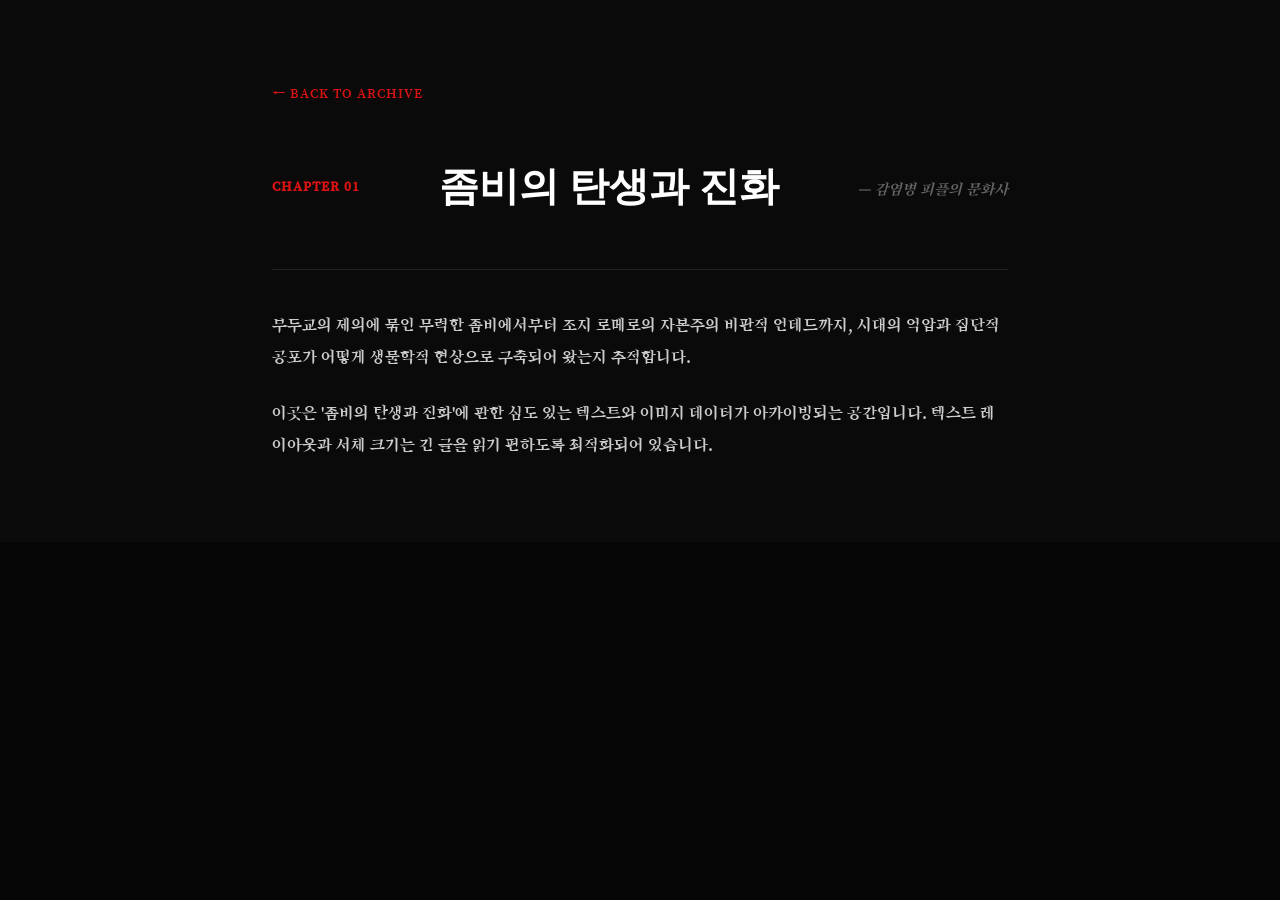
<file: chapter1.html>
<!DOCTYPE html>
<html lang="ko">
<head>
    <meta charset="UTF-8">
    <meta name="viewport" content="width=device-width, initial-scale=1.0">
    <title>Chapter 01. 좀비의 탄생과 진화</title>
    <link rel="stylesheet" href="style.css">
    <style>
        body {
            background-color: #0a0a0a;
            color: #ccc;
        }
        .detail-container {
            max-width: 800px;
            margin: 80px auto;
            padding: 0 2rem;
        }
        .back-btn {
            display: inline-block;
            color: var(--accent-red, #ff0000);
            text-decoration: none;
            font-size: 0.9rem;
            margin-bottom: 40px;
            letter-spacing: 1px;
            transition: transform 0.2s ease;
        }
        .back-btn:hover {
            transform: translateX(-5px);
        }
        .chapter-header h1 {
            font-size: 2.5rem;
            color: #fff;
            margin: 10px 0;
            font-family: serif;
        }
        .content-body {
            line-height: 1.9;
            font-size: 1.05rem;
            margin-top: 40px;
        }
        .content-body p {
            margin-bottom: 24px;
        }
    </style>
</head>
<body>

    <div class="detail-container">
        <a href="index.html" class="back-btn">← BACK TO ARCHIVE</a>

        <header class="chapter-header">
            <span style="color: var(--accent-red, #ff0000); font-size: 0.85rem; letter-spacing: 1px; font-weight: bold;">CHAPTER 01</span>
            <h1>좀비의 탄생과 진화</h1>
            <p style="color: #666; font-style: italic; margin-top: 5px;">— 감염병 피플의 문화사</p>
        </header>

        <hr style="border: 0; border-top: 1px solid #222; margin: 40px 0;">

        <article class="content-body">
            <p>부두교의 제의에 묶인 무력한 좀비에서부터 조지 로메로의 자본주의 비판적 언데드까지, 시대의 억압과 집단적 공포가 어떻게 생물학적 현상으로 구축되어 왔는지 추적합니다.</p>
            <p>이곳은 '좀비의 탄생과 진화'에 관한 심도 있는 텍스트와 이미지 데이터가 아카이빙되는 공간입니다. 텍스트 레이아웃과 서체 크기는 긴 글을 읽기 편하도록 최적화되어 있습니다.</p>
        </article>
    </div>

</body>
</html>
</file>
<file: style.css>
@import url('https://fonts.googleapis.com/css2?family=Song+Myung&family=Nanum+Myeongjo:wght@400;700;800&family=Courier+Prime:ital,wght@0,400;0,700;1,400;1,700&display=swap');

:root {
  --bg-primary: #050505;
  --bg-secondary: #0e0e0e;
  --bg-tertiary: #161616;
  --text-primary: #ece8de;
  --text-secondary: #a8a49c;
  --text-muted: #5e5a52;
  --accent-red: #da1212;
  --accent-red-glow: rgba(218, 18, 18, 0.45);
  --accent-red-dark: #4d0707;
  --border-color: #2b2b2b;
  --border-color-active: #da1212;
  
  --font-serif: 'Song Myung', 'Nanum Myeongjo', serif;
  --font-sans: 'Apple SD Gothic Neo', 'Malgun Gothic', sans-serif;
  --font-mono: 'Courier Prime', 'Courier New', monospace;
  
  --scanline-color: rgba(218, 18, 18, 0.03);
}

/* Route Specific CSS Overrides (Triggered by choices) */
html[data-route="survival"] {
  --accent-red: #d11a1a;
  --accent-red-glow: rgba(209, 26, 26, 0.35);
  --border-color: #3d3d3d;
  background-color: #070707;
}

html[data-route="liberation"] {
  --accent-red: #ff0000;
  --accent-red-glow: rgba(255, 0, 0, 0.6);
  --bg-primary: #030303;
  text-shadow: 0 0 1px rgba(255, 255, 255, 0.1);
}

/* Reset & Scrollbar */
* {
  margin: 0;
  padding: 0;
  box-sizing: border-box;
}

html, body {
    width: 100%;
    background-color: var(--bg-primary);
    color: var(--text-primary);
    font-family: var(--font-serif);
    line-height: 1.6;
    overflow-x: hidden;
    scrollbar-width: thin;
    scrollbar-color: var(--accent-red) var(--bg-secondary);
    transition: background-color 1s ease;
}

/* Custom Scrollbar */
::-webkit-scrollbar {
  width: 6px;
}
::-webkit-scrollbar-track {
  background: var(--bg-primary);
}
::-webkit-scrollbar-thumb {
  background: var(--border-color);
  border-radius: 3px;
}
::-webkit-scrollbar-thumb:hover {
  background: var(--accent-red);
}

/* Canvas Overlay for Blood Trail */
#blood-canvas {
  position: fixed;
  top: 0;
  left: 0;
  width: 100vw;
  height: 100vh;
  z-index: 9999;
  pointer-events: none;
}

/* Background Virus Container */
#virus-container {
  position: fixed;
  top: 0;
  left: 0;
  width: 100%;
  height: 100%;
  z-index: 1;
  pointer-events: none;
  overflow: hidden;
}

.evading-virus {
  position: absolute;
  width: 80px;
  height: 80px;
  opacity: 0.12;
  transition: opacity 0.5s ease;
  will-change: transform;
}

.evading-virus:hover {
  opacity: 0.4;
}

/* Main Container Hidden during Entry Gate */
#main-archive {
  position: relative;
  z-index: 10;
  opacity: 0;
  visibility: hidden;
  transition: opacity 1.5s cubic-bezier(0.25, 1, 0.5, 1), visibility 1.5s;
  max-width: 1400px;
  margin: 0 auto;
  padding: 0 2rem;
}

#main-archive.active {
  opacity: 1;
  visibility: visible;
}

/* Global Grid Lines (Background decoration) */
.decor-grid {
  position: fixed;
  top: 0;
  left: 0;
  width: 100%;
  height: 100%;
  display: grid;
  grid-template-columns: repeat(4, 1fr);
  pointer-events: none;
  z-index: 2;
  opacity: 0.25;
}
.decor-line {
  border-right: 1px dashed rgba(94, 90, 82, 0.15);
  height: 100%;
}
.decor-line:last-child {
  border-right: none;
}

/* CRT SCANLINE & TERMINAL SCREEN OVERLAY */
.terminal-overlay {
  position: fixed;
  top: 0;
  left: 0;
  width: 100vw;
  height: 100vh;
  background-color: #020202;
  color: var(--text-primary);
  font-family: var(--font-mono);
  z-index: 10000;
  display: flex;
  justify-content: center;
  align-items: center;
  padding: 2rem;
  overflow: hidden;
  transition: transform 1.2s cubic-bezier(0.85, 0, 0.15, 1), opacity 1s ease;
}

.terminal-overlay.fade-out {
  transform: translateY(-100%);
  opacity: 0;
  pointer-events: none;
}

.crt-scanlines {
  position: absolute;
  top: 0;
  left: 0;
  width: 100%;
  height: 100%;
  background: linear-gradient(rgba(18, 16, 16, 0) 50%, rgba(0, 0, 0, 0.35) 50%);
  background-size: 100% 4px;
  z-index: 10;
  pointer-events: none;
  animation: scroll-scanline 20s linear infinite;
}

.crt-flicker {
  position: absolute;
  top: 0;
  left: 0;
  width: 100%;
  height: 100%;
  background: rgba(218, 18, 18, 0.015);
  opacity: 0.8;
  z-index: 9;
  pointer-events: none;
  animation: crt-flicker-anim 0.15s infinite;
}

.terminal-container {
  width: 100%;
  max-width: 700px;
  border: 1px solid var(--border-color);
  background-color: #050505;
  padding: 2.5rem;
  box-shadow: 0 0 40px rgba(0, 0, 0, 0.8), 0 0 10px rgba(218, 18, 18, 0.1);
  position: relative;
  z-index: 11;
}

.terminal-header {
  display: flex;
  justify-content: space-between;
  border-bottom: 1px solid var(--border-color);
  padding-bottom: 0.8rem;
  margin-bottom: 1.5rem;
  font-size: 0.75rem;
  color: var(--accent-red);
  letter-spacing: 2px;
}

.terminal-content {
  min-height: 250px;
  display: flex;
  flex-direction: column;
  justify-content: center;
}

.terminal-text {
  font-size: 0.95rem;
  margin-bottom: 2rem;
  min-height: 80px;
  line-height: 1.8;
  color: var(--text-primary);
}

.terminal-choices {
  display: flex;
  flex-direction: column;
  gap: 0.8rem;
}

.choice-btn {
  background: none;
  border: 1px solid var(--border-color);
  color: var(--text-secondary);
  font-family: var(--font-serif);
  padding: 1rem 1.5rem;
  text-align: left;
  cursor: pointer;
  font-size: 1rem;
  transition: all 0.3s cubic-bezier(0.16, 1, 0.3, 1);
  position: relative;
  overflow: hidden;
}

.choice-btn:hover {
  border-color: var(--accent-red);
  color: var(--accent-red);
  background: rgba(218, 18, 18, 0.05);
  padding-left: 2rem;
}

.choice-btn::before {
  content: '>';
  position: absolute;
  left: 0.8rem;
  opacity: 0;
  transition: all 0.3s;
}

.choice-btn:hover::before {
  opacity: 1;
  left: 1.2rem;
}

/* System Boot Screen styling */
.booting-screen {
  text-align: center;
  padding: 2rem;
}

.boot-progress-bar {
  width: 100%;
  height: 2px;
  background-color: var(--border-color);
  margin-top: 1.5rem;
  position: relative;
  overflow: hidden;
}

.boot-progress-fill {
  position: absolute;
  top: 0;
  left: 0;
  height: 100%;
  width: 0;
  background-color: var(--accent-red);
  box-shadow: 0 0 8px var(--accent-red);
}

/* NAV SECTION */
.nav-header {
  display: flex;
  justify-content: space-between;
  align-items: center;
  padding: 2.5rem 0;
  border-bottom: 1px solid rgba(236, 232, 222, 0.08);
  font-family: var(--font-mono);
  font-size: 0.8rem;
  letter-spacing: 2px;
}

.nav-logo {
  color: var(--accent-red);
  font-weight: medium;
}

.nav-links {
  display: flex;
  list-style: none;
  gap: 2.5rem;
}

.nav-links a {
  color: var(--text-secondary);
  text-decoration: none;
  transition: color 0.3s;
}

.nav-links a:hover, .nav-links li.active a {
  color: var(--accent-red);
}

/* HERO SECTION */
.hero-container {
  padding: 8rem 0 6rem 0;
  display: grid;
  grid-template-columns: 2fr 1fr;
  gap: 4rem;
  align-items: start;
  border-bottom: 1px solid rgba(236, 232, 222, 0.08);
}

.hero-titles {
  display: flex;
  flex-direction: column;
}

.hero-meta {
  font-size: 0.8rem;
  color: var(--accent-red);
  font-family: var(--font-mono);
  margin-bottom: 1.5rem;
  letter-spacing: 4px;
}

.hero-title-main {
  font-size: clamp(4.5rem, 9vw, 9.5rem);
  font-weight: 750;
  line-height: 1.2;
  letter-spacing: 3px;
  font-family: var(--font-serif);
  position: relative;
  text-shadow: 2px 2px 0 var(--bg-primary), 4px 4px 0 rgba(0,0,0,0.8);
}

.hero-title-sub {
  font-size: clamp(3.5rem, 7vw, 7.5rem);
  font-weight: 800;
  line-height: 0.95;
  color: var(--accent-red);
  font-family: var(--font-serif);
  letter-spacing: -2px;
  margin-top: 0.5rem;
  animation: glitch-text 5s infinite;
}

.hero-slogan {
  margin-top: 3rem;
  font-size: clamp(1.2rem, 2.5vw, 1.8rem);
  line-height: 1.4;
  color: var(--text-primary);
  max-width: 50rem;
  font-weight: 400;
  border-left: 3px solid var(--accent-red);
  padding-left: 1.5rem;
}

.hero-details {
  margin-top: 4.5rem;
  font-family: var(--font-mono);
  color: var(--text-muted);
  font-size: 0.8rem;
  display: flex;
  gap: 3rem;
}

.hero-detail-item span {
  display: block;
  color: var(--text-secondary);
  font-size: 1rem;
  margin-top: 0.3rem;
  font-family: var(--font-serif);
}

.hero-description-block {
  padding-top: 2rem;
  display: flex;
  flex-direction: column;
  justify-content: space-between;
  height: 100%;
}

.hero-description-text {
  color: var(--text-secondary);
  font-size: 1.05rem;
  line-height: 1.9;
  text-align: justify;
}

.scroll-indicator {
  align-self: flex-end;
  font-family: var(--font-mono);
  font-size: 0.75rem;
  color: var(--accent-red);
  letter-spacing: 4px;
  display: flex;
  align-items: center;
  gap: 1rem;
  margin-top: 4rem;
  cursor: pointer;
}

.scroll-indicator::after {
  content: '';
  width: 50px;
  height: 1px;
  background-color: var(--accent-red);
  transition: width 0.3s;
}

.scroll-indicator:hover::after {
  width: 80px;
}

/* SECTION SPEC & QUOTE */
.quote-spec-container {
  padding: 7rem 0;
  display: grid;
  grid-template-columns: 1fr 1.2fr;
  gap: 6rem;
  border-bottom: 1px solid rgba(236, 232, 222, 0.08);
}

.quote-block {
  display: flex;
  flex-direction: column;
  justify-content: center;
  position: relative;
}

.quote-mark {
  font-size: 8rem;
  color: var(--accent-red-dark);
  font-family: var(--font-serif);
  position: absolute;
  top: -3rem;
  left: -2rem;
  z-index: -1;
  opacity: 0.3;
}

.quote-text {
  font-size: clamp(1.4rem, 2.8vw, 2.2rem);
  line-height: 1.6;
  font-family: var(--font-serif);
  color: var(--text-primary);
  font-weight: 700;
  word-break: keep-all;
}

.spec-grid {
  display: grid;
  grid-template-columns: repeat(3, 1fr);
  border: 1px solid var(--border-color);
}

.spec-card {
  padding: 3rem 1.5rem;
  text-align: center;
  border-right: 1px solid var(--border-color);
  display: flex;
  flex-direction: column;
  justify-content: center;
  background-color: var(--bg-secondary);
  transition: background-color 0.3s;
}

.spec-card:last-child {
  border-right: none;
}

.spec-card:hover {
  background-color: #121212;
}

.spec-value {
  font-size: clamp(3rem, 5vw, 4.5rem);
  font-family: var(--font-serif);
  font-weight: bold;
  color: var(--accent-red);
  line-height: 1;
  margin-bottom: 1rem;
}

.spec-label {
  font-size: 0.85rem;
  font-family: var(--font-sans);
  color: var(--text-secondary);
  letter-spacing: 2px;
}

/* DYNAMIC CONCEPT MAP SECTION */
.concept-section-container {
  padding: 7rem 0;
  border-bottom: 1px solid rgba(236, 232, 222, 0.08);
}

.section-label {
  font-family: var(--font-mono);
  font-size: 0.75rem;
  color: var(--accent-red);
  letter-spacing: 4px;
  margin-bottom: 1rem;
}

.section-title {
  font-size: 2.8rem;
  font-family: var(--font-serif);
  margin-bottom: 1.5rem;
  font-weight: 700;
}

.section-desc {
  font-family: var(--font-sans);
  color: var(--text-secondary);
  font-size: 0.95rem;
  max-width: 45rem;
  margin-bottom: 3.5rem;
}

.concept-map-layout {
  display: grid;
  grid-template-columns: 1.3fr 1fr;
  gap: 4rem;
  background-color: var(--bg-secondary);
  border: 1px solid var(--border-color);
  border-radius: 2px;
  overflow: hidden;
}

.concept-map-viewport {
  position: relative;
  height: 480px;
  background-color: #080808;
  overflow: hidden;
  border-right: 1px solid var(--border-color);
}

.concept-map-svg {
  position: absolute;
  top: 0;
  left: 0;
  width: 100%;
  height: 100%;
  z-index: 5;
}

.concept-link-line {
  stroke: var(--border-color);
  stroke-width: 1.5;
  stroke-dasharray: 4 4;
  transition: stroke 0.3s, stroke-width 0.3s;
}

.concept-link-line.active {
  stroke: var(--accent-red);
  stroke-width: 2.5;
  stroke-dasharray: none;
}

.concept-node {
  position: absolute;
  z-index: 10;
  transform: translate(-50%, -50%);
  cursor: pointer;
}

.concept-node-circle {
  width: 16px;
  height: 16px;
  background-color: var(--bg-primary);
  border: 2px solid var(--text-muted);
  border-radius: 50%;
  transition: all 0.3s cubic-bezier(0.175, 0.885, 0.32, 1.275);
  box-shadow: 0 0 0 0 rgba(218, 18, 18, 0);
}

.concept-node-label {
  position: absolute;
  top: 24px;
  left: 50%;
  transform: translateX(-50%);
  white-space: nowrap;
  font-family: var(--font-serif);
  font-size: 0.9rem;
  color: var(--text-secondary);
  background-color: rgba(5, 5, 5, 0.85);
  padding: 0.2rem 0.6rem;
  border: 1px solid transparent;
  transition: all 0.3s;
  pointer-events: none;
}

.concept-node:hover .concept-node-circle,
.concept-node.active .concept-node-circle {
  border-color: var(--accent-red);
  background-color: var(--accent-red);
  transform: scale(1.3);
  box-shadow: 0 0 10px var(--accent-red-glow);
}

.concept-node:hover .concept-node-label,
.concept-node.active .concept-node-label {
  color: var(--text-primary);
  border-color: var(--border-color);
  background-color: var(--bg-primary);
}

.concept-details-panel {
  padding: 3rem;
  display: flex;
  flex-direction: column;
  justify-content: center;
  background-color: #0b0b0b;
}

.concept-detail-header {
  font-family: var(--font-mono);
  font-size: 0.75rem;
  color: var(--accent-red);
  margin-bottom: 0.5rem;
  letter-spacing: 2px;
}

.concept-detail-title {
  font-size: 2.2rem;
  font-family: var(--font-serif);
  margin-bottom: 1.5rem;
  border-bottom: 1px solid var(--border-color);
  padding-bottom: 1rem;
}

.concept-detail-body {
  font-family: var(--font-sans);
  color: var(--text-secondary);
  font-size: 0.95rem;
  line-height: 1.95;
  min-height: 180px;
}

/* CHAPTER TABLE OF CONTENTS (Asymmetric Grid Layout) */
.chapters-section-container {
  padding: 7rem 0;
  border-bottom: 1px solid rgba(236, 232, 222, 0.08);
}

.chapters-grid {
  display: grid;
  grid-template-columns: repeat(2, 1fr);
  gap: 2.5rem;
  margin-top: 3.5rem;
}

.chapter-card {
  border: 1px solid var(--border-color);
  background-color: var(--bg-secondary);
  padding: 3rem;
  display: flex;
  flex-direction: column;
  justify-content: space-between;
  min-height: 320px;
  position: relative;
  overflow: hidden;
  transition: all 0.4s cubic-bezier(0.16, 1, 0.3, 1);
  cursor: pointer;
}

.chapter-card:hover {
  border-color: var(--accent-red);
  transform: translateY(-5px);
  box-shadow: 0 10px 30px rgba(0, 0, 0, 0.5), 0 0 15px rgba(218, 18, 18, 0.05);
}

.chapter-card::after {
  content: '';
  position: absolute;
  bottom: 0;
  left: 0;
  width: 100%;
  height: 2px;
  background-color: var(--accent-red);
  transform: scaleX(0);
  transform-origin: left;
  transition: transform 0.4s cubic-bezier(0.16, 1, 0.3, 1);
}

.chapter-card:hover::after {
  transform: scaleX(1);
}

.chapter-header {
  display: flex;
  justify-content: space-between;
  align-items: center;
}

.chapter-num {
  font-family: var(--font-mono);
  font-size: 1rem;
  color: var(--accent-red);
  font-weight: bold;
}

.chapter-stamp {
  font-family: var(--font-mono);
  font-size: 0.65rem;
  color: var(--text-muted);
  border: 1px solid var(--border-color);
  padding: 0.2rem 0.6rem;
  letter-spacing: 1px;
}

.chapter-card:hover .chapter-stamp {
  color: var(--accent-red);
  border-color: var(--accent-red);
}

.chapter-title {
  font-size: 1.6rem;
  font-family: var(--font-serif);
  margin: 2rem 0 1rem 0;
  font-weight: 700;
  transition: color 0.3s;
}

.chapter-card:hover .chapter-title {
  color: var(--text-primary);
}

.chapter-desc {
  font-family: var(--font-sans);
  color: var(--text-secondary);
  font-size: 0.88rem;
  line-height: 1.8;
}

.chapter-footer {
  margin-top: 2rem;
  display: flex;
  justify-content: space-between;
  align-items: center;
}

.chapter-action {
  font-family: var(--font-mono);
  font-size: 0.75rem;
  color: var(--text-muted);
  letter-spacing: 2px;
  display: flex;
  align-items: center;
  gap: 0.5rem;
  transition: color 0.3s, gap 0.3s;
}

.chapter-card:hover .chapter-action {
  color: var(--accent-red);
  gap: 1rem;
}

/* REFERENCE ARCHIVE SECTION */
.references-section-container {
  padding: 7rem 0;
  border-bottom: 1px solid rgba(236, 232, 222, 0.08);
}

.reference-grid {
  display: grid;
  grid-template-columns: repeat(3, 1fr);
  gap: 2rem;
  margin-top: 3.5rem;
}

.reference-card {
  border: 1px solid var(--border-color);
  background-color: var(--bg-secondary);
  overflow: hidden;
  display: flex;
  flex-direction: column;
  transition: border-color 0.3s;
}

.reference-card:hover {
  border-color: var(--accent-red);
}

.ref-poster-container {
  width: 100%;
  height: 240px;
  background-color: #0b0b0b;
  position: relative;
  display: flex;
  justify-content: center;
  align-items: center;
  border-bottom: 1px solid var(--border-color);
}

.ref-poster-svg {
  width: 100%;
  height: 100%;
}

.ref-tag {
  position: absolute;
  top: 1rem;
  left: 1rem;
  font-family: var(--font-sans);
  font-size: 0.65rem;
  background-color: var(--accent-red);
  color: #fff;
  padding: 0.2rem 0.5rem;
  z-index: 10;
  letter-spacing: 1px;
}

.ref-tag.new {
  background-color: #fff;
  color: #000;
  font-weight: bold;
}

.ref-info {
  padding: 2rem;
  display: flex;
  flex-direction: column;
  justify-content: space-between;
  flex-grow: 1;
}

.ref-title {
  font-size: 1.3rem;
  font-family: var(--font-serif);
  margin-bottom: 0.8rem;
  font-weight: bold;
}

.ref-desc {
  font-family: var(--font-sans);
  color: var(--text-secondary);
  font-size: 0.85rem;
  line-height: 1.75;
  margin-bottom: 1.5rem;
}

.ref-meta {
  font-family: var(--font-mono);
  color: var(--text-muted);
  font-size: 0.75rem;
}

/* FOOTER SECTION */
.footer-container {
  padding: 6rem 0;
  display: grid;
  grid-template-columns: 2fr 1fr;
  gap: 4rem;
  align-items: end;
  font-family: var(--font-sans);
}

.footer-left {
  display: flex;
  flex-direction: column;
  gap: 1.5rem;
}

.footer-title {
  font-size: 1.8rem;
  font-family: var(--font-serif);
  color: var(--text-primary);
  font-weight: bold;
}

.footer-sub {
  font-size: 0.9rem;
  color: var(--text-secondary);
}

.footer-meta {
  font-family: var(--font-mono);
  font-size: 0.75rem;
  color: var(--text-muted);
  line-height: 2;
}

.footer-right {
  text-align: right;
  font-family: var(--font-mono);
  font-size: 0.75rem;
  color: var(--text-muted);
}

.footer-right p {
  margin-bottom: 0.5rem;
}

/* ANIMATIONS KEYFRAMES */
@keyframes scroll-scanline {
  0% {
    background-position: 0 0;
  }
  100% {
    background-position: 0 100%;
  }
}

@keyframes crt-flicker-anim {
  0% { opacity: 0.55; }
  50% { opacity: 0.45; }
  100% { opacity: 0.55; }
}

@keyframes glitch-text {
  0%, 100% {
    text-shadow: none;
  }
  33% {
    text-shadow: 2px -1px 0 rgba(218,18,18,0.3), -2px 1px 0 rgba(255,255,255,0.05);
  }
  66% {
    text-shadow: -1px 2px 0 rgba(218,18,18,0.2), 2px -2px 0 rgba(255,255,255,0.05);
  }
}

/* RESPONSIVE LAYOUTS */
@media (max-width: 1024px) {
  .hero-container {
    grid-template-columns: 1fr;
    gap: 3rem;
  }
  .hero-description-block {
    padding-top: 0;
  }
  .quote-spec-container {
    grid-template-columns: 1fr;
    gap: 4rem;
  }
  .concept-map-layout {
    grid-template-columns: 1fr;
  }
  .concept-map-viewport {
    border-right: none;
    border-bottom: 1px solid var(--border-color);
  }
  .chapters-grid {
    grid-template-columns: 1fr;
  }
  .reference-grid {
    grid-template-columns: repeat(2, 1fr);
  }
}

@media (max-width: 768px) {
  #main-archive {
    padding: 0 1.2rem;
  }
  .nav-header {
    padding: 1.5rem 0;
  }
  .nav-links {
    gap: 1.2rem;
  }
  .hero-container {
    padding: 4rem 0;
  }
  .spec-grid {
    grid-template-columns: 1fr;
  }
  .spec-card {
    border-right: none;
    border-bottom: 1px solid var(--border-color);
  }
  .spec-card:last-child {
    border-bottom: none;
  }
  .reference-grid {
    grid-template-columns: 1fr;
  }
  .footer-container {
    grid-template-columns: 1fr;
    gap: 2.5rem;
    text-align: left;
  }
  .footer-right {
    text-align: left;
  }
}


.archive-thumb {
    width: 100%;
    height: 220px;
    object-fit: cover;
    display: block;
    border-radius: 4px;
}
/* 가장 위에 나타날 인트로 화면 스타일 */
.intro-screen {
    position: fixed;
    top: 0; 
    left: 0; 
    width: 100%; 
    height: 100%;
    background-image: url('intro1.jpg'); 
    background-size: cover; 
    background-position: center;
    z-index: 10000; 
    cursor: pointer;
    transition: opacity 1s ease;
}
/* 새로 적용할 인트로 스타일 */
.intro-screen {
    position: fixed !important;
    top: 0 !important;
    left: 0 !important;
    width: 100% !important;
    height: 100% !important;
    background-image: url('zombie1intro.jpg') !important;
    background-size: cover !important;
    background-position: center !important;
    z-index: 99999 !important;
    cursor: pointer !important;
    transition: opacity 1s ease !important;
}
</file>
